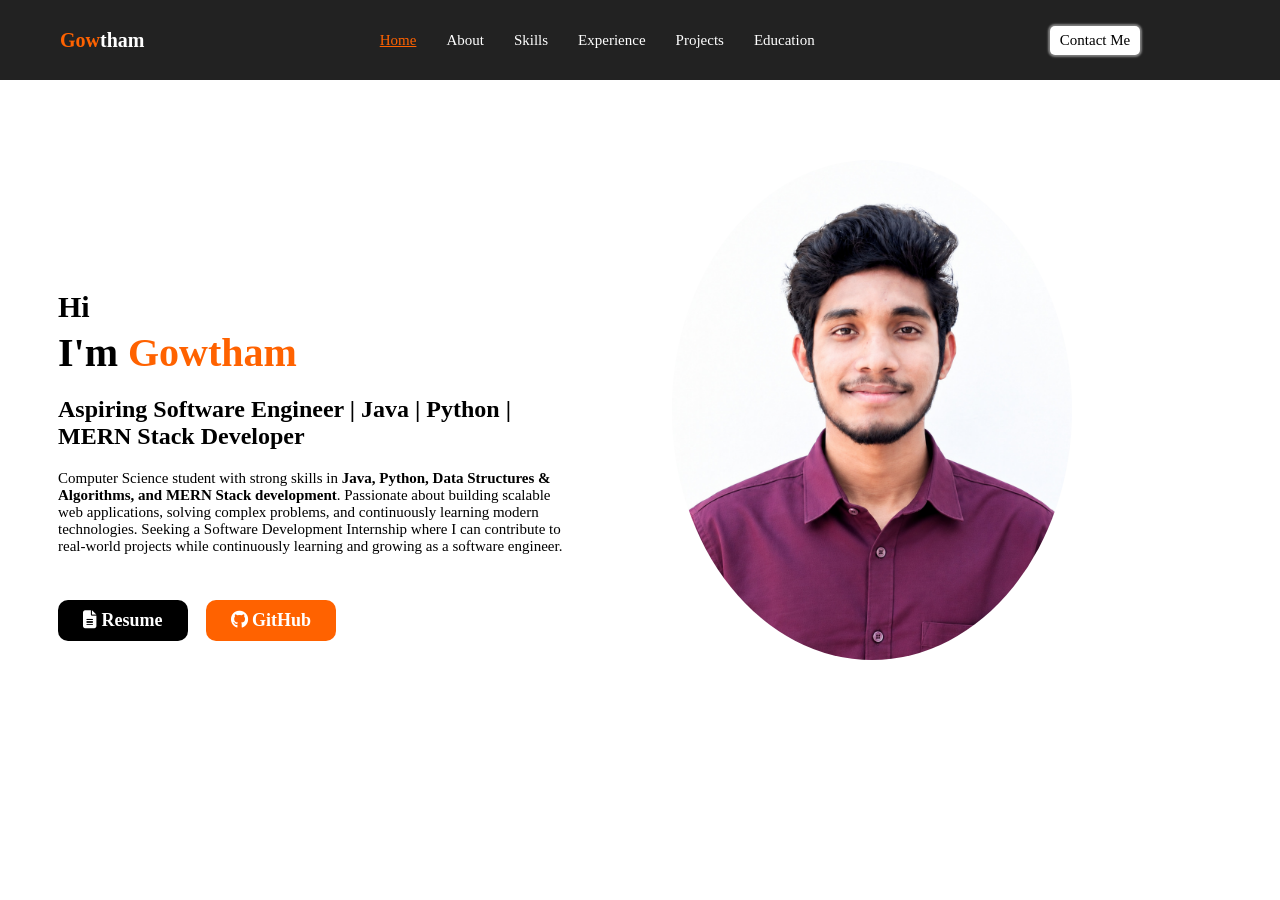
<file: index.html>
<!DOCTYPE html>
<html lang="en">
<head>
    <meta charset="UTF-8">
    <meta name="viewport" content="width=device-width, initial-scale=1.0">
    <title>Home page</title>
    <link rel="stylesheet" href="https://cdnjs.cloudflare.com/ajax/libs/font-awesome/6.6.0/css/all.min.css">
    <link rel="stylesheet" href="personal_portfolio.css">
</head>
<body>
    <div id="header">
        <div>
            <h5 class="name">Gow<span class="span0">tham</span></h5>
        </div>
        <div id="keys">
            <a href="index.html" class="nav-item">Home</a>
            <a href="about.html" class="nav-item ">About</a>
            <a href="skills.html" class="nav-item ">Skills</a>
            <a href="experience.html" class="nav-item ">Experience</a>
            <a href="projects.html" class="nav-item ">Projects</a>
            <a href="education.html" class="nav-item ">Education</a>
        </div>
        <div id="con">
            <a href="contact_me.html" id="contact" class="nav-item">Contact Me</a>
        </div>
    </div>
    <div id="body">
        <div id="info">
            <h4>Hi</h4>
            <h3>I'm <span class="span1">Gowtham</span> </h3>
            <h2>Aspiring Software Engineer | Java | Python | MERN Stack Developer</h2>
            <p>
                Computer Science student with strong skills in <b>Java, Python, Data Structures & Algorithms, and MERN Stack development</b>. Passionate about building scalable web applications, solving complex problems, and continuously learning modern technologies. Seeking a Software Development Internship where I can contribute to real-world projects while continuously learning and growing as a software engineer.
            </p>

            <div id="but">
            <div class="button-group">

    <a href="https://drive.google.com/file/d/1nnTbUcC9E9vdIUcBZ-Qmw4JYaVlf5Zr-/view?usp=sharing"
   target="_blank"
   rel="noopener noreferrer"
   class="btn btn-black">
    <i class="fa-solid fa-file-lines"></i> Resume
</a>

    <a href="https://github.com/Gowtham04062006"
   target="_blank"
   rel="noopener noreferrer"
   class="btn btn-orange">
    <i class="fa-brands fa-github"></i> GitHub
</a>

</div>
        </div>
        </div>
        <img src="image.jpeg" alt="My Image" class="image">
    </div>
    <script src="personal_portfolio.js"></script>
</body>
</html>
</file>
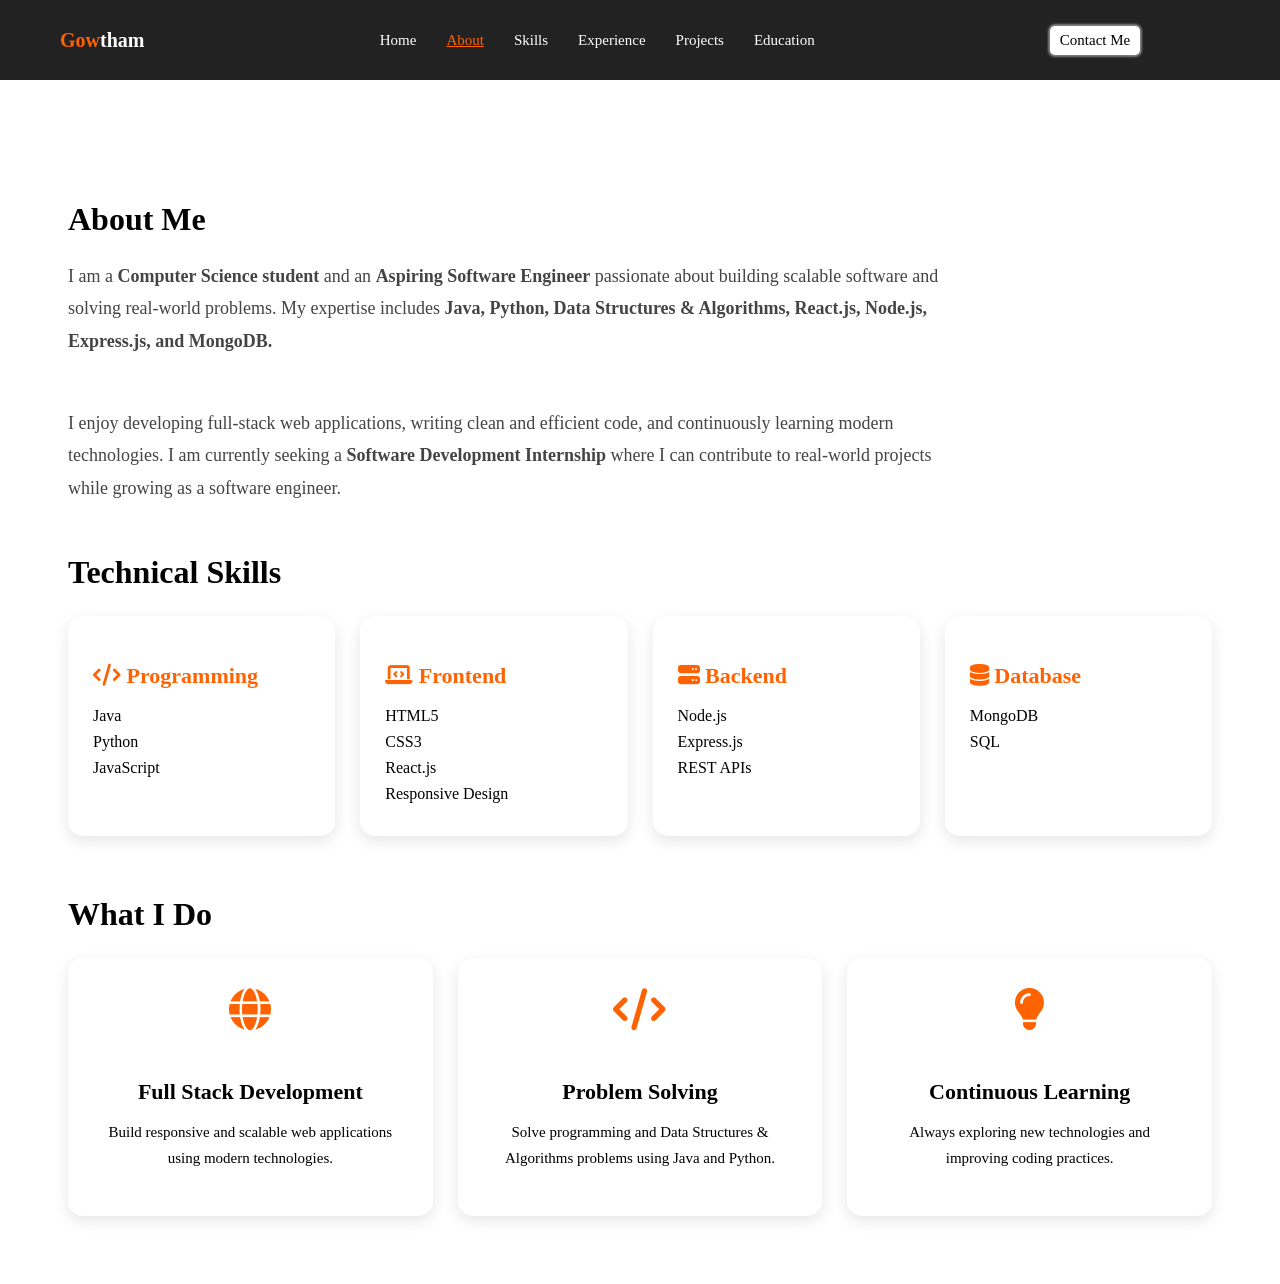
<file: about.html>
<head>
    <title>Protofolio</title>
    <link rel="stylesheet"
href="https://cdnjs.cloudflare.com/ajax/libs/font-awesome/6.6.0/css/all.min.css">
    <link rel="stylesheet" href="personal_portfolio.css">
</head>
<body>
    <div id="header">
        <div>
            <h5>Gow<span class="span0">tham</span></h5>
        </div>
        <div id="keys">
            <a href="index.html" class="nav-item">Home</a>
            <a href="about.html" class="nav-item ">About</a>
            <a href="skills.html" class="nav-item ">Skills</a>
            <a href="experience.html" class="nav-item ">Experience</a>
            <a href="projects.html" class="nav-item ">Projects</a>
            <a href="education.html" class="nav-item ">Education</a>
        </div>
        <div id="con">
            <a href="contact_me.html" id="contact" class="nav-item">Contact Me</a>
        </div>
    </div>
    <div class="protofolio-page">
        <h1>About Me</h1>
        <p class="about-text">
    I am a <b>Computer Science student</b> and an <b>Aspiring Software Engineer</b> passionate about building scalable software and solving real-world problems. My expertise includes <b>Java, Python, Data Structures & Algorithms, React.js, Node.js, Express.js, and MongoDB.</b>
</p>

<p class="about-text">
    I enjoy developing full-stack web applications, writing clean and efficient code, and continuously learning modern technologies. I am currently seeking a <b>Software Development Internship</b> where I can contribute to real-world projects while growing as a software engineer.
</p>
        <h2 class="section-title">Technical Skills</h2>

<div class="skills-container">

    <div class="skill-card">
        <h3><i class="fa-solid fa-code"></i> Programming</h3>
        <p>Java</p>
        <p>Python</p>
        <p>JavaScript</p>
    </div>

    <div class="skill-card">
        <h3><i class="fa-solid fa-laptop-code"></i> Frontend</h3>
        <p>HTML5</p>
        <p>CSS3</p>
        <p>React.js</p>
        <p>Responsive Design</p>
    </div>

    <div class="skill-card">
        <h3><i class="fa-solid fa-server"></i> Backend</h3>
        <p>Node.js</p>
        <p>Express.js</p>
        <p>REST APIs</p>
    </div>

    <div class="skill-card">
        <h3><i class="fa-solid fa-database"></i> Database</h3>
        <p>MongoDB</p>
        <p>SQL</p>
    </div>

</div>
        <h2 class="section-title">What I Do</h2>

<div class="work-container">

    <div class="work-card">
        <i class="fa-solid fa-globe"></i>
        <h4>Full Stack Development</h4>
        <p>Build responsive and scalable web applications using modern technologies.</p>
    </div>

    <div class="work-card">
        <i class="fa-solid fa-code"></i>
        <h4>Problem Solving</h4>
        <p>Solve programming and Data Structures & Algorithms problems using Java and Python.</p>
    </div>

    <div class="work-card">
        <i class="fa-solid fa-lightbulb"></i>
        <h4>Continuous Learning</h4>
        <p>Always exploring new technologies and improving coding practices.</p>
    </div>

</div>
    </div>

<script src="personal_portfolio.js"></script>
</body>
</file>
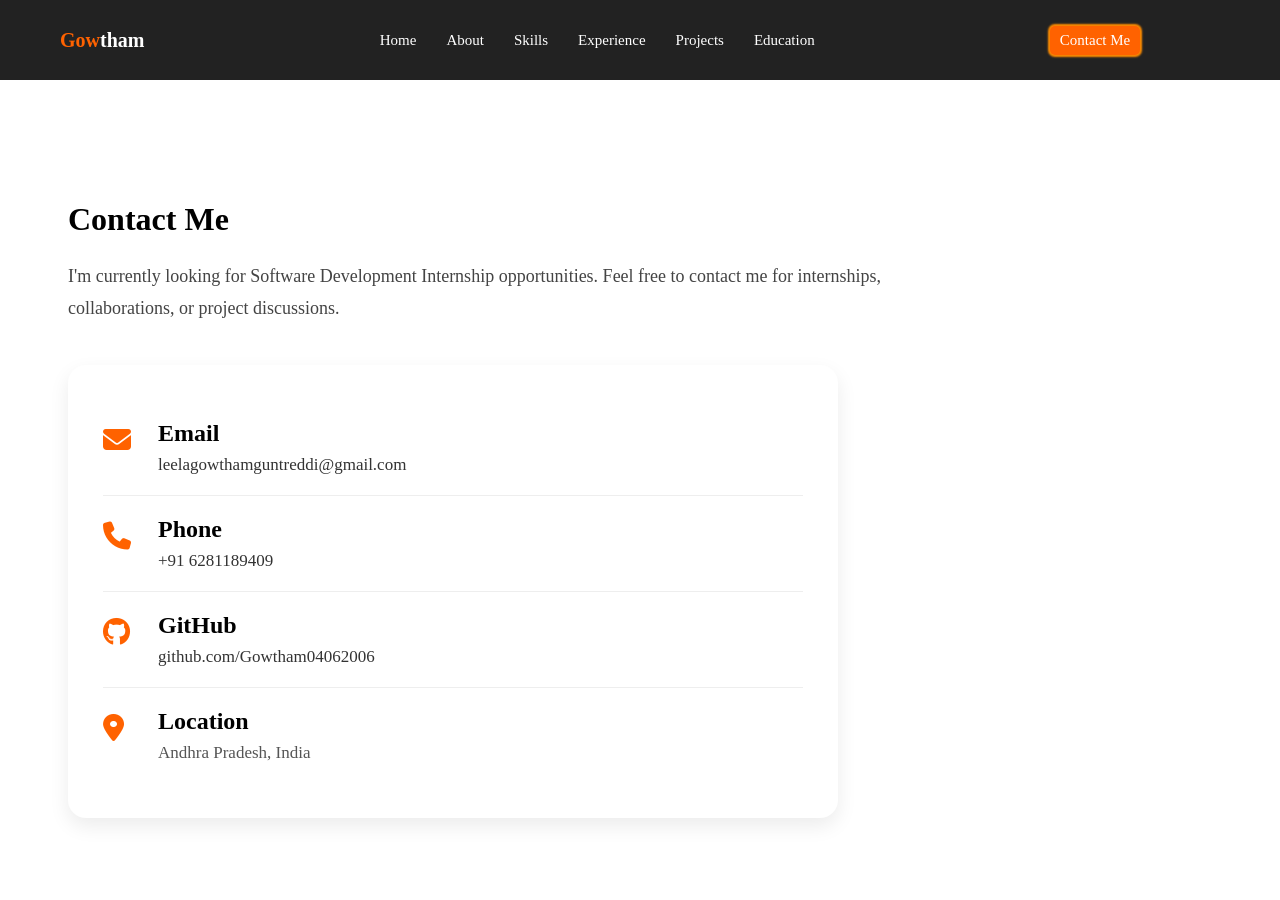
<file: contact_me.html>
<head>
    <title>Contact Details</title>
    <link rel="stylesheet" href="https://cdnjs.cloudflare.com/ajax/libs/font-awesome/6.7.2/css/all.min.css">
    <link rel="stylesheet" href="personal_portfolio.css">
</head>
<body>
    <div id="header">
        <div>
            <h5>Gow<span class="span0">tham</span></h5>
        </div>
        <div id="keys">
            <a href="index.html" class="nav-item">Home</a>
            <a href="about.html" class="nav-item ">About</a>
            <a href="skills.html" class="nav-item ">Skills</a>
            <a href="experience.html" class="nav-item ">Experience</a>
            <a href="projects.html" class="nav-item ">Projects</a>
            <a href="education.html" class="nav-item ">Education</a>
        </div>
        <div id="con">
            <a href="contact_me.html" id="contact" class="nav-item">Contact Me</a>
        </div>
    </div>
    <div class="contact-page">

    <h1>Contact Me</h1>

    <p class="contact-text">
        I'm currently looking for Software Development Internship opportunities.
        Feel free to contact me for internships, collaborations, or project discussions.
    </p>

    <div class="contact-card">

        <div class="contact-item">
            <i class="fa-solid fa-envelope"></i>
            <div>
                <h3>Email</h3>
                <a href="mailto:leelagowthamguntreddi@gmail.com">
                    leelagowthamguntreddi@gmail.com
                </a>
            </div>
        </div>

        <div class="contact-item">
            <i class="fa-solid fa-phone"></i>
            <div>
                <h3>Phone</h3>
                <a href="tel:+916281189409">
                    +91 6281189409
                </a>
            </div>
        </div>

        <div class="contact-item">
            <i class="fa-brands fa-github"></i>
            <div>
                <h3>GitHub</h3>
                <a href="https://github.com/Gowtham04062006" target="_blank">
                    github.com/Gowtham04062006
                </a>
            </div>
        </div>

        <div class="contact-item">
            <i class="fa-solid fa-location-dot"></i>
            <div>
                <h3>Location</h3>
                <p>Andhra Pradesh, India</p>
            </div>
        </div>

    </div>

</div>
<script src="personal_portfolio.js"></script>
</body>
</file>
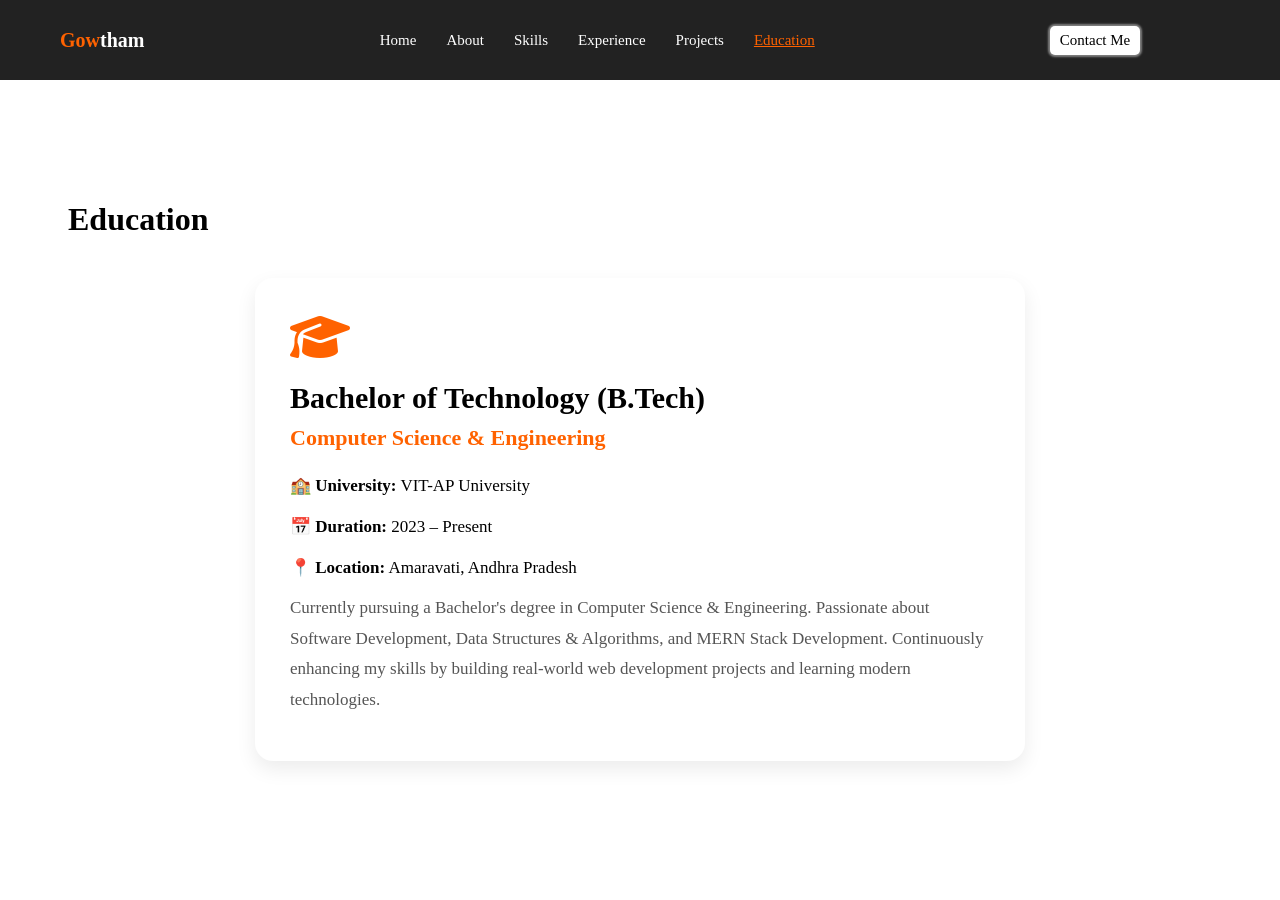
<file: education.html>
<head>
    <title>Education</title>
    <link rel="stylesheet"
href="https://cdnjs.cloudflare.com/ajax/libs/font-awesome/6.6.0/css/all.min.css">
    <link rel="stylesheet" href="personal_portfolio.css">
</head>
<body>
    <div id="header">
        <div>
            <h5>Gow<span class="span0">tham</span></h5>
        </div>
        <div id="keys">
            <a href="index.html" class="nav-item">Home</a>
            <a href="about.html" class="nav-item ">About</a>
            <a href="skills.html" class="nav-item ">Skills</a>
            <a href="experience.html" class="nav-item ">Experience</a>
            <a href="projects.html" class="nav-item ">Projects</a>
            <a href="education.html" class="nav-item ">Education</a>
        </div>
        <div id="con">
            <a href="contact_me.html" id="contact" class="nav-item">Contact Me</a>
        </div>
    </div>
    <div class="education-page">

    <h1>Education</h1>

    <div class="education-card">

        <i class="fa-solid fa-graduation-cap"></i>

        <h2>Bachelor of Technology (B.Tech)</h2>

        <h3>Computer Science & Engineering</h3>

        <p><strong>🏫 University:</strong> VIT-AP University</p>

        <p><strong>📅 Duration:</strong> 2023 – Present</p>

        <p><strong>📍 Location:</strong> Amaravati, Andhra Pradesh</p>

        <p class="edu-desc">
            Currently pursuing a Bachelor's degree in Computer Science & Engineering.
            Passionate about Software Development, Data Structures & Algorithms, and
            MERN Stack Development. Continuously enhancing my skills by building
            real-world web development projects and learning modern technologies.
        </p>

    </div>

</div>
</div>
<script src="personal_portfolio.js"></script>
</body>
</file>
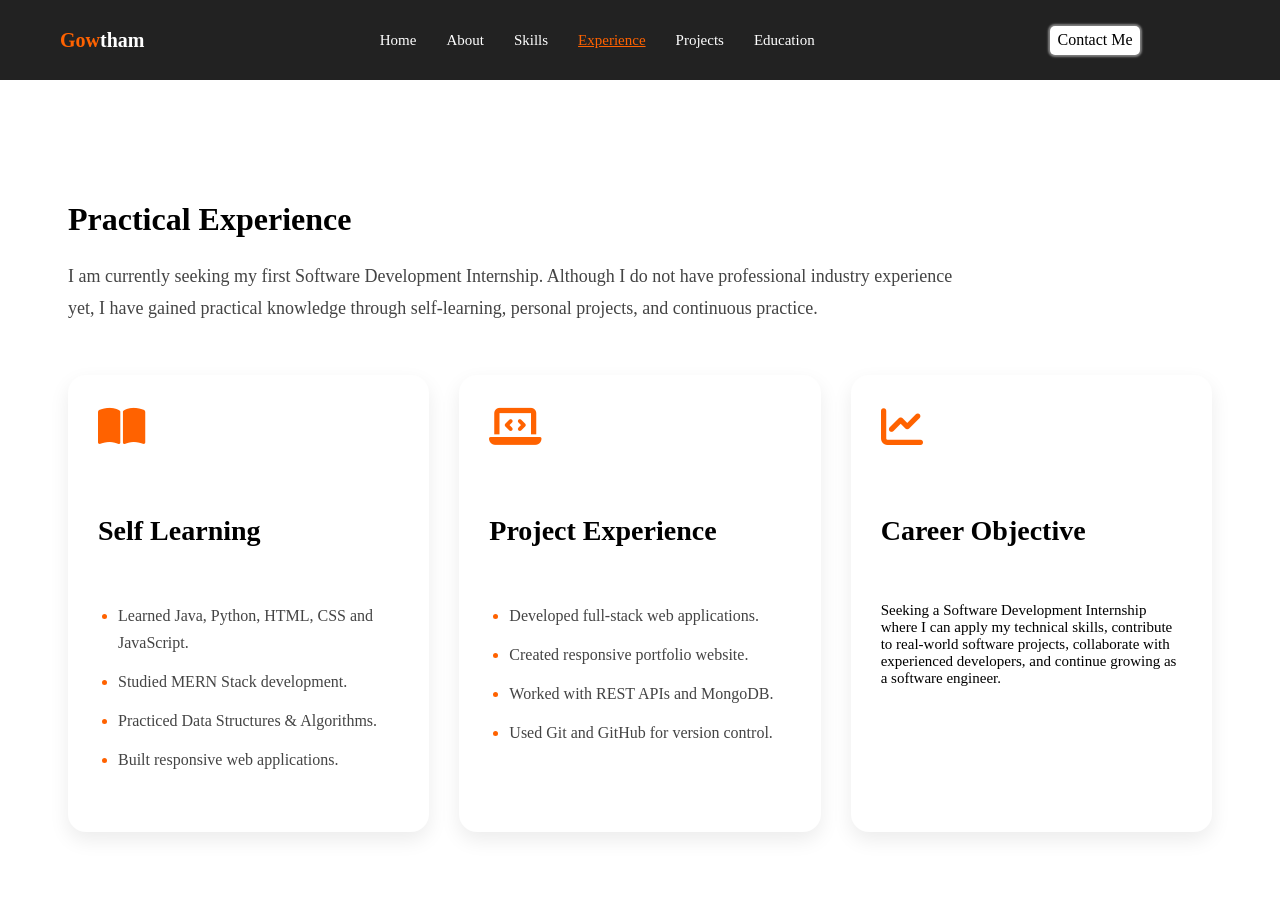
<file: experience.html>
<head>
    <title>Experience</title>

    <link rel="stylesheet" href="personal_portfolio.css">

    <link rel="stylesheet"
    href="https://cdnjs.cloudflare.com/ajax/libs/font-awesome/6.6.0/css/all.min.css">
</head>

<body>

    <div id="header">
        <div>
            <h5>Gow<span class="span0">tham</span></h5>
        </div>

        <div id="keys">
            <a href="index.html" class="nav-item">Home</a>
            <a href="about.html" class="nav-item">About</a>
            <a href="skills.html" class="nav-item">Skills</a>
            <a href="experience.html" class="nav-item active">Experience</a>
            <a href="projects.html" class="nav-item">Projects</a>
            <a href="education.html" class="nav-item">Education</a>
        </div>

        <div id="con">
            <a href="contact_me.html" id="contact">Contact Me</a>
        </div>
    </div>

    <div class="experience-page">

        <h1>Practical Experience</h1>

        <p class="service-text">
            I am currently seeking my first Software Development Internship.
            Although I do not have professional industry experience yet,
            I have gained practical knowledge through self-learning,
            personal projects, and continuous practice.
        </p>

        <div class="service-grid">

            <div class="service-card">

                <i class="fa-solid fa-book-open"></i>

                <h3>Self Learning</h3>

                <ul class="exp-list">
                    <li>Learned Java, Python, HTML, CSS and JavaScript.</li>
                    <li>Studied MERN Stack development.</li>
                    <li>Practiced Data Structures & Algorithms.</li>
                    <li>Built responsive web applications.</li>
                </ul>

            </div>

            <div class="service-card">

                <i class="fa-solid fa-laptop-code"></i>

                <h3>Project Experience</h3>

                <ul class="exp-list">
                    <li>Developed full-stack web applications.</li>
                    <li>Created responsive portfolio website.</li>
                    <li>Worked with REST APIs and MongoDB.</li>
                    <li>Used Git and GitHub for version control.</li>
                </ul>

            </div>

            <div class="service-card">

                <i class="fa-solid fa-chart-line"></i>

                <h3>Career Objective</h3>

                <p>
                    Seeking a Software Development Internship where I can apply my technical skills, contribute to real-world software projects, collaborate with experienced developers, and continue growing as a software engineer.
                </p>

            </div>

        </div>

    </div>

</body>
</file>
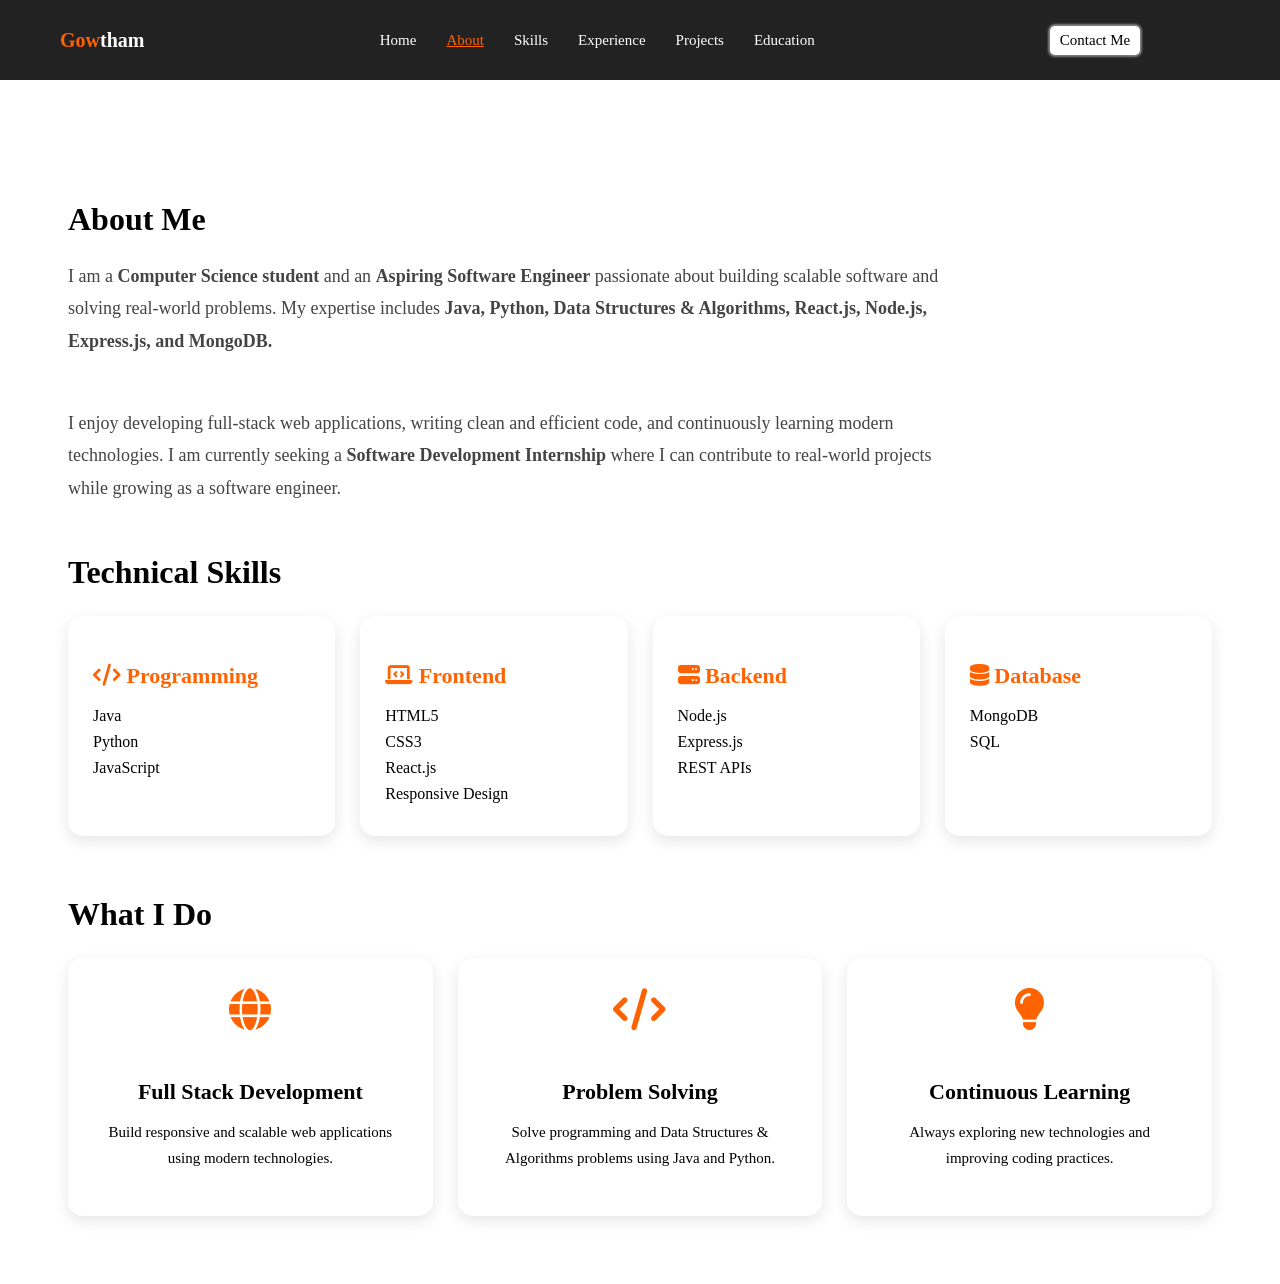
<file: portfolio.html>
<head>
    <title>Protofolio</title>
    <link rel="stylesheet"
href="https://cdnjs.cloudflare.com/ajax/libs/font-awesome/6.6.0/css/all.min.css">
    <link rel="stylesheet" href="personal_portfolio.css">
</head>
<body>
    <div id="header">
        <div>
            <h5>Gow<span class="span0">tham</span></h5>
        </div>
        <div id="keys">
            <a href="index.html" class="nav-item">Home</a>
            <a href="portfolio.html" class="nav-item ">About</a>
            <a href="services.html" class="nav-item ">Skills</a>
            <a href="experience.html" class="nav-item ">Experience</a>
            <a href="projects.html" class="nav-item ">Projects</a>
            <a href="education.html" class="nav-item ">Education</a>
        </div>
        <div id="con">
            <a href="contact_me.html" id="contact" class="nav-item">Contact Me</a>
        </div>
    </div>
    <div class="protofolio-page">
        <h1>About Me</h1>
        <p class="about-text">
    I am a <b>Computer Science student</b> and an <b>Aspiring Software Engineer</b> passionate about building scalable software and solving real-world problems. My expertise includes <b>Java, Python, Data Structures & Algorithms, React.js, Node.js, Express.js, and MongoDB.</b>
</p>

<p class="about-text">
    I enjoy developing full-stack web applications, writing clean and efficient code, and continuously learning modern technologies. I am currently seeking a <b>Software Development Internship</b> where I can contribute to real-world projects while growing as a software engineer.
</p>
        <h2 class="section-title">Technical Skills</h2>

<div class="skills-container">

    <div class="skill-card">
        <h3><i class="fa-solid fa-code"></i> Programming</h3>
        <p>Java</p>
        <p>Python</p>
        <p>JavaScript</p>
    </div>

    <div class="skill-card">
        <h3><i class="fa-solid fa-laptop-code"></i> Frontend</h3>
        <p>HTML5</p>
        <p>CSS3</p>
        <p>React.js</p>
        <p>Responsive Design</p>
    </div>

    <div class="skill-card">
        <h3><i class="fa-solid fa-server"></i> Backend</h3>
        <p>Node.js</p>
        <p>Express.js</p>
        <p>REST APIs</p>
    </div>

    <div class="skill-card">
        <h3><i class="fa-solid fa-database"></i> Database</h3>
        <p>MongoDB</p>
        <p>SQL</p>
    </div>

</div>
        <h2 class="section-title">What I Do</h2>

<div class="work-container">

    <div class="work-card">
        <i class="fa-solid fa-globe"></i>
        <h4>Full Stack Development</h4>
        <p>Build responsive and scalable web applications using modern technologies.</p>
    </div>

    <div class="work-card">
        <i class="fa-solid fa-code"></i>
        <h4>Problem Solving</h4>
        <p>Solve programming and Data Structures & Algorithms problems using Java and Python.</p>
    </div>

    <div class="work-card">
        <i class="fa-solid fa-lightbulb"></i>
        <h4>Continuous Learning</h4>
        <p>Always exploring new technologies and improving coding practices.</p>
    </div>

</div>
    </div>

<script src="personal_portfolio.js"></script>
</body>
</file>
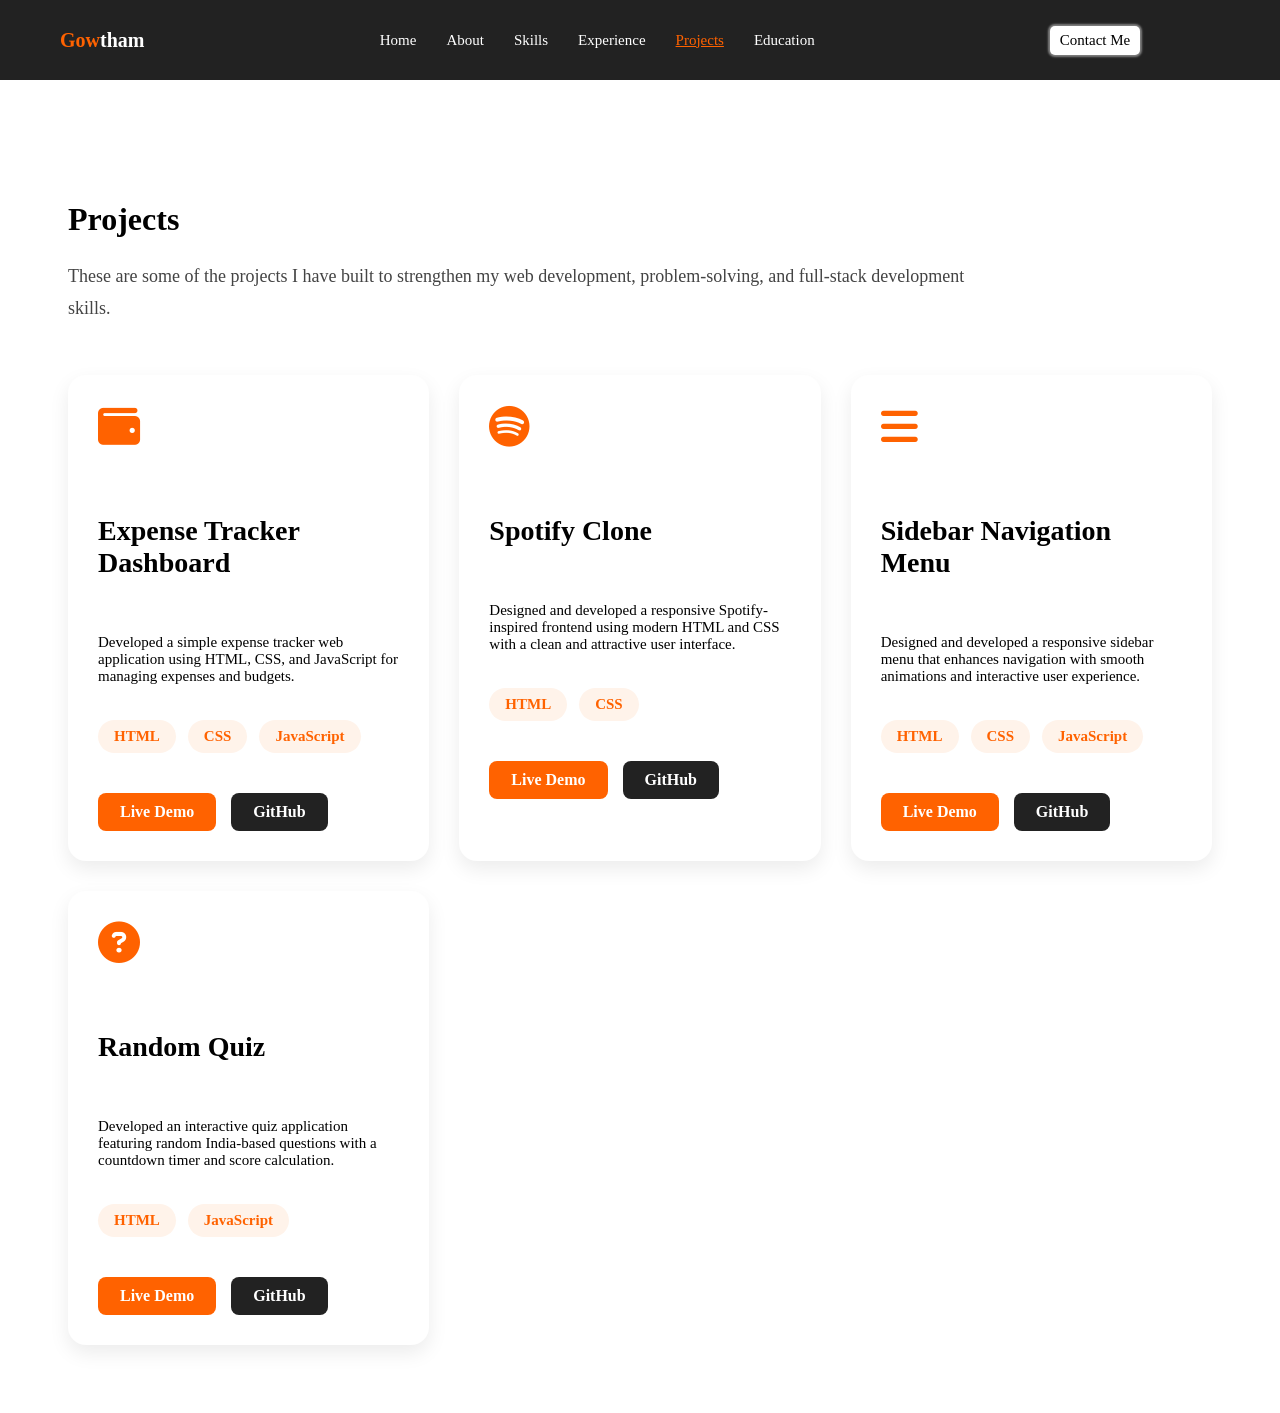
<file: projects.html>
<!DOCTYPE html>
<html lang="en">
<head>
    <meta charset="UTF-8">
    <meta name="viewport" content="width=device-width, initial-scale=1.0">
    <title>Projects</title>
    <link rel="stylesheet"
href="https://cdnjs.cloudflare.com/ajax/libs/font-awesome/6.6.0/css/all.min.css">
    <link rel="stylesheet" href="personal_portfolio.css">
</head>
<body>
    <div id="header">
        <div>
            <h5>Gow<span class="span0">tham</span></h5>
        </div>
        <div id="keys">
            <a href="index.html" class="nav-item">Home</a>
            <a href="about.html" class="nav-item ">About</a>
            <a href="skills.html" class="nav-item">Skills</a>
            <a href="experience.html" class="nav-item">Experience</a>
            <a href="projects.html" class="nav-item">Projects</a>
            <a href="education.html" class="nav-item">Education</a>
        </div>
        <div id="con">
            <a href="contact_me.html" id="contact" class="nav-item">Contact Me</a>
        </div>
    </div>
    <div class="projects-page">

    <h1>Projects</h1>

    <p class="service-text">
        These are some of the projects I have built to strengthen my web development,
        problem-solving, and full-stack development skills.
    </p>

    <div class="service-grid">

        <!-- Project 1 -->

        <div class="service-card">

            <i class="fa-solid fa-wallet"></i>

            <h3>Expense Tracker Dashboard</h3>

            <p>
                Developed a simple expense tracker web application using HTML, CSS, and JavaScript for managing expenses and budgets.     
            </p>
            <div class="tag-container">
                <span class="skill-tag">HTML</span>
                <span class="skill-tag">CSS</span>
                <span class="skill-tag">JavaScript</span>
            </div>

            <div class="project-buttons">
    <a href="https://gowtham04062006.github.io/Expense-Tracker/" target="_blank" class="btn btn-orange">
        Live Demo
    </a>

    <a href="https://github.com/Gowtham04062006/Expense-Tracker" target="_blank" class="btn btn-black">
        GitHub
    </a>
</div>

        </div>

        <!-- Project 2 -->

        <div class="service-card">

            <i class="fa-brands fa-spotify"></i>

            <h3>Spotify Clone</h3>

            <p>
                Designed and developed a responsive Spotify-inspired frontend using modern
                HTML and CSS with a clean and attractive user interface.
            </p>
            <div class="tag-container">
                <span class="skill-tag">HTML</span>
                <span class="skill-tag">CSS</span>
            </div>

            <div class="project-buttons">
    <a href="https://gowtham04062006.github.io/Spotify_frontend_website/" target="_blank" class="btn btn-orange">
        Live Demo
    </a>

    <a href="https://github.com/Gowtham04062006/Spotify_frontend_website" target="_blank" class="btn btn-black">
        GitHub
    </a>
</div>

        </div>

        <!-- Project 3 -->

        <div class="service-card">

            <i class="fa-solid fa-bars"></i>

            <h3>Sidebar Navigation Menu</h3>

            <p>
               Designed and developed a responsive sidebar menu that enhances navigation with smooth animations and interactive user experience.
            </p>
            <div class="tag-container">
                <span class="skill-tag">HTML</span>
                <span class="skill-tag">CSS</span>
                <span class="skill-tag">JavaScript</span>
            </div>

            <div class="project-buttons">
    <a href="https://gowtham04062006.github.io/Sidebar_menu/" target="_blank" class="btn btn-orange">
        Live Demo
    </a>

    <a href="https://github.com/Gowtham04062006/Sidebar_menu" target="_blank" class="btn btn-black">
        GitHub
    </a>
</div>

        </div>

        <!-- Project 4 -->

        <div class="service-card">

            <i class="fa-solid fa-circle-question"></i>

            <h3>Random Quiz</h3>

            <p>
                Developed an interactive quiz application featuring random India-based
                questions with a countdown timer and score calculation.
            </p>
            <div class="tag-container">
                <span class="skill-tag">HTML</span>
                <span class="skill-tag">JavaScript</span>
            </div>

            <div class="project-buttons last-project">
    <a href="https://gowtham04062006.github.io/random_quiz/" target="_blank" class="btn btn-orange">
        Live Demo
    </a>

    <a href="https://github.com/Gowtham04062006/random_quiz" target="_blank" class="btn btn-black">
        GitHub
    </a>
</div>

        </div>

    </div>

</div>

    </div>


    <script src="personal_portfolio.js"></script>

</body>
</html>
</file>
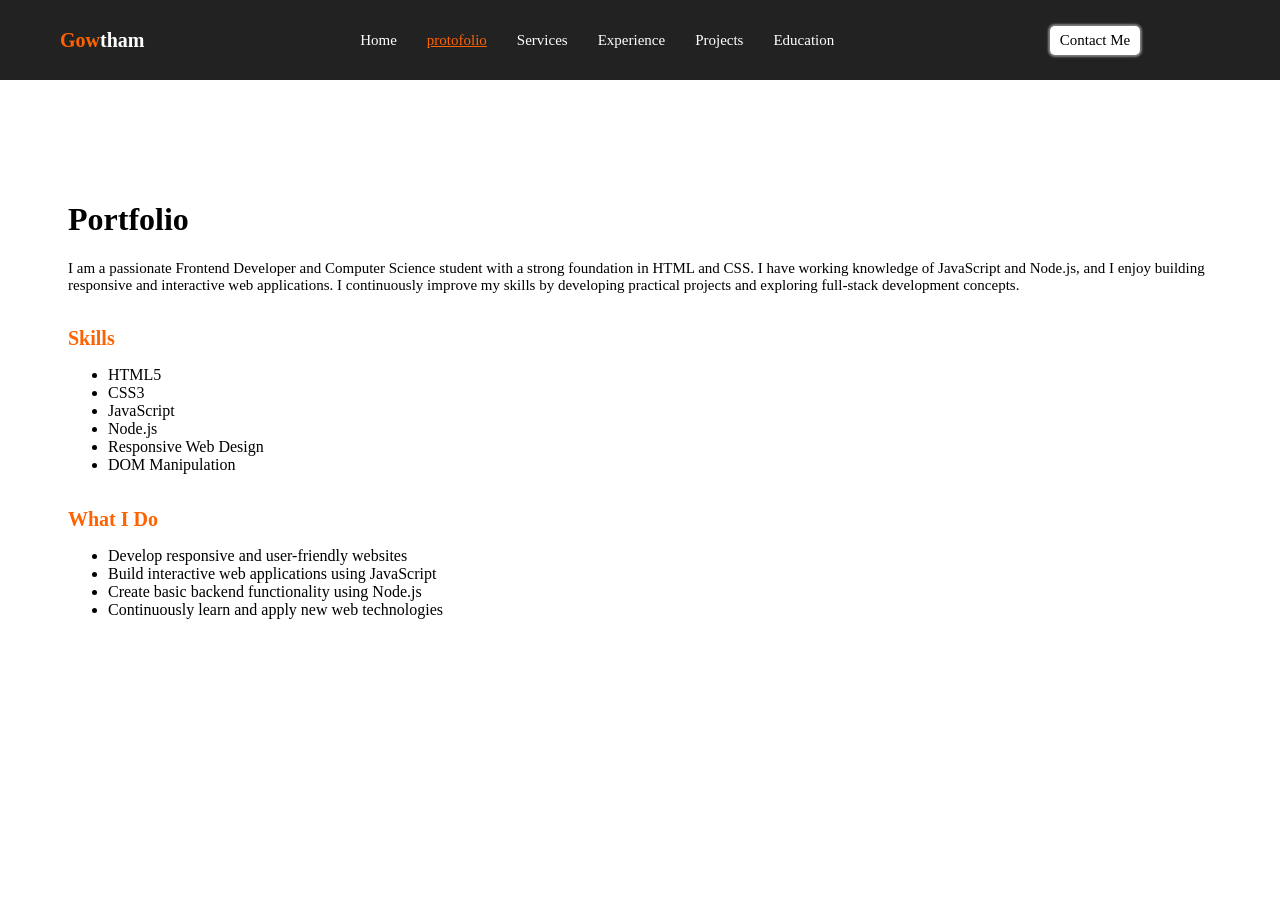
<file: protofolio.html>
<head>
    <title>Protofolio</title>
    <link rel="stylesheet" href="personal_portfolio.css">
</head>
<body>
    <div id="header">
        <div>
            <h5>Gow<span class="span0">tham</span></h5>
        </div>
        <div id="keys">
            <a href="index.html" class="nav-item">Home</a>
            <a href="protofolio.html" class="nav-item ">protofolio</a>
            <a href="services.html" class="nav-item ">Services</a>
            <a href="experience.html" class="nav-item ">Experience</a>
            <a href="projects.html" class="nav-item ">Projects</a>
            <a href="education.html" class="nav-item ">Education</a>
        </div>
        <div id="con">
            <a href="contact_me.html" id="contact" class="nav-item">Contact Me</a>
        </div>
    </div>
    <div class="protofolio-page">
        <h1>Portfolio</h1>
        <p>I am a passionate Frontend Developer and Computer Science student with a strong foundation in HTML and CSS. I have working knowledge of JavaScript and Node.js, and I enjoy building responsive and interactive web applications. I continuously improve my skills by developing practical projects and exploring full-stack development concepts.</p>
        <h5>Skills</h5>
        <ul class="ul">
            <li>HTML5</li>
            <li>CSS3</li>
            <li>JavaScript</li>
            <li>Node.js</li>
            <li>Responsive Web Design</li>
            <li>DOM Manipulation</li>
        </ul>

        <h5>What I Do</h5>
        <ul class="ul">
            <li>Develop responsive and user-friendly websites</li>
            <li>Build interactive web applications using JavaScript</li>
            <li>Create basic backend functionality using Node.js</li>
            <li>Continuously learn and apply new web technologies</li>
        </ul>
    </div>

<script src="personal_portfolio.js"></script>
</body>
</file>
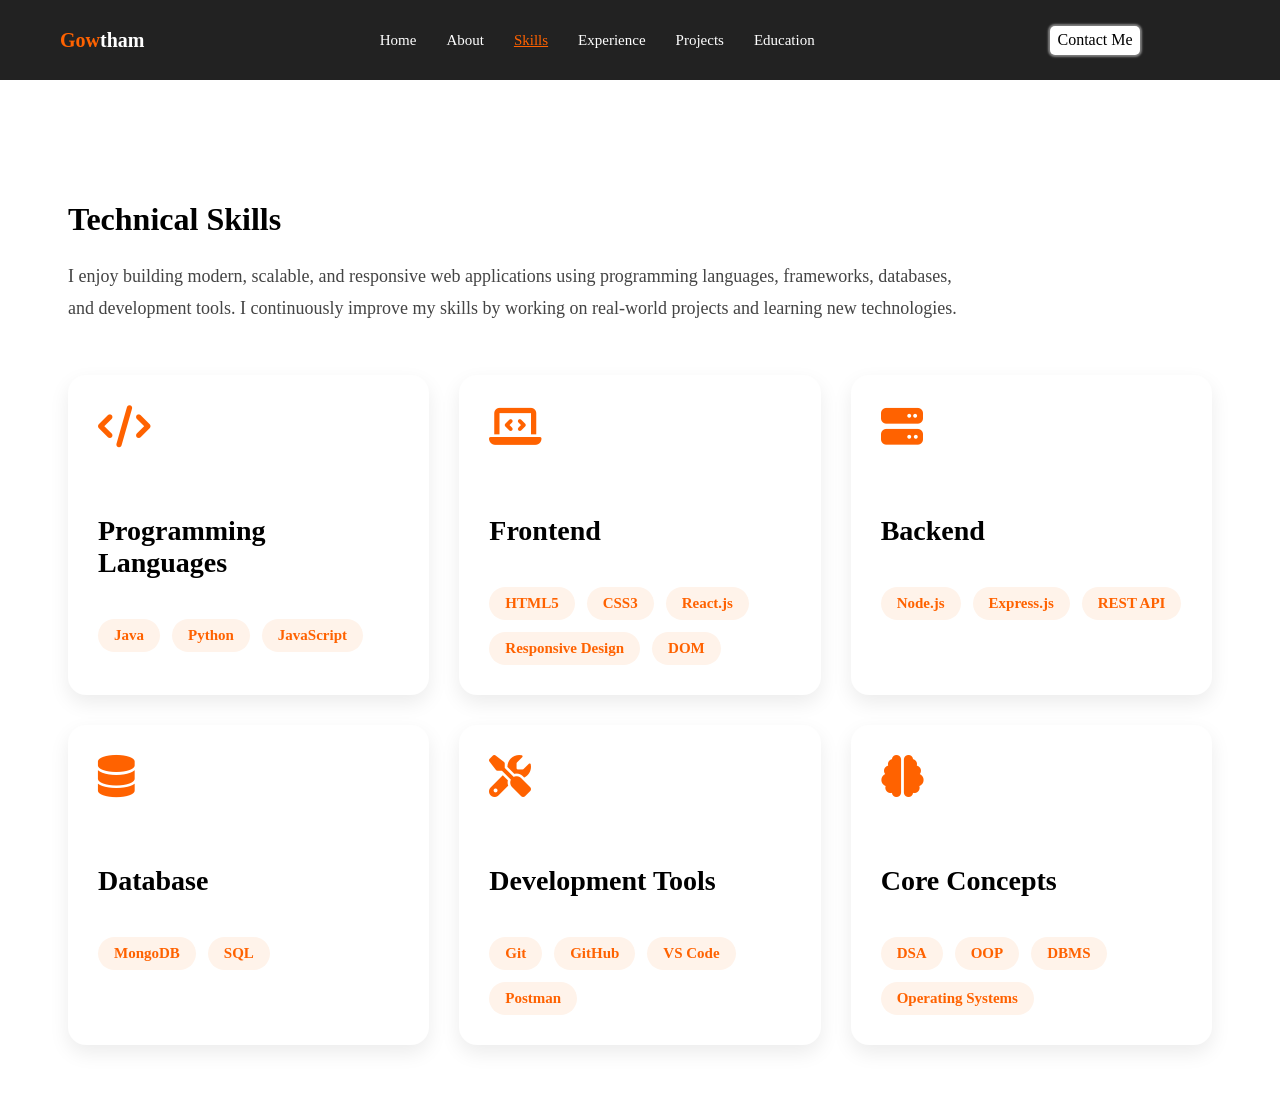
<file: services.html>
<!DOCTYPE html>
<html lang="en">

<head>
    <meta charset="UTF-8">
    <meta name="viewport" content="width=device-width, initial-scale=1.0">
    <title>Skills</title>

    <link rel="stylesheet" href="personal_portfolio.css">

    <link rel="stylesheet"
        href="https://cdnjs.cloudflare.com/ajax/libs/font-awesome/6.6.0/css/all.min.css">
</head>

<body>

    <div id="header">
        <div>
            <h5>Gow<span class="span0">tham</span></h5>
        </div>

        <div id="keys">
            <a href="index.html" class="nav-item">Home</a>
            <a href="portfolio.html" class="nav-item">About</a>
            <a href="services.html" class="nav-item active">Skills</a>
            <a href="experience.html" class="nav-item">Experience</a>
            <a href="projects.html" class="nav-item">Projects</a>
            <a href="education.html" class="nav-item">Education</a>
        </div>

        <div id="con">
            <a href="contact_me.html" id="contact">Contact Me</a>
        </div>
    </div>

    <div class="services-page">

        <h1>Technical Skills</h1>

        <p class="service-text">
            I enjoy building modern, scalable, and responsive web applications using
            programming languages, frameworks, databases, and development tools.
            I continuously improve my skills by working on real-world projects and
            learning new technologies.
        </p>

        <div class="service-grid">

            <div class="service-card">
                <i class="fa-solid fa-code"></i>

                <h3>Programming Languages</h3>

                <div class="tag-container">
                    <span class="skill-tag">Java</span>
                    <span class="skill-tag">Python</span>
                    <span class="skill-tag">JavaScript</span>
                </div>
            </div>

            <div class="service-card">

                <i class="fa-solid fa-laptop-code"></i>

                <h3>Frontend</h3>

                <div class="tag-container">
                    <span class="skill-tag">HTML5</span>
                    <span class="skill-tag">CSS3</span>
                    <span class="skill-tag">React.js</span>
                    <span class="skill-tag">Responsive Design</span>
                    <span class="skill-tag">DOM</span>
                </div>

            </div>

            <div class="service-card">

                <i class="fa-solid fa-server"></i>

                <h3>Backend</h3>

                <div class="tag-container">
                    <span class="skill-tag">Node.js</span>
                    <span class="skill-tag">Express.js</span>
                    <span class="skill-tag">REST API</span>
                </div>

            </div>

            <div class="service-card">

                <i class="fa-solid fa-database"></i>

                <h3>Database</h3>

                <div class="tag-container">
                    <span class="skill-tag">MongoDB</span>
                    <span class="skill-tag">SQL</span>
                </div>

            </div>

            <div class="service-card">

                <i class="fa-solid fa-screwdriver-wrench"></i>

                <h3>Development Tools</h3>

                <div class="tag-container">
                    <span class="skill-tag">Git</span>
                    <span class="skill-tag">GitHub</span>
                    <span class="skill-tag">VS Code</span>
                    <span class="skill-tag">Postman</span>
                </div>

            </div>

            <div class="service-card">

                <i class="fa-solid fa-brain"></i>

                <h3>Core Concepts</h3>

                <div class="tag-container">
                    <span class="skill-tag">DSA</span>
                    <span class="skill-tag">OOP</span>
                    <span class="skill-tag">DBMS</span>
                    <span class="skill-tag">Operating Systems</span>
                </div>

            </div>

        </div>

    </div>

</body>

</html>
</file>
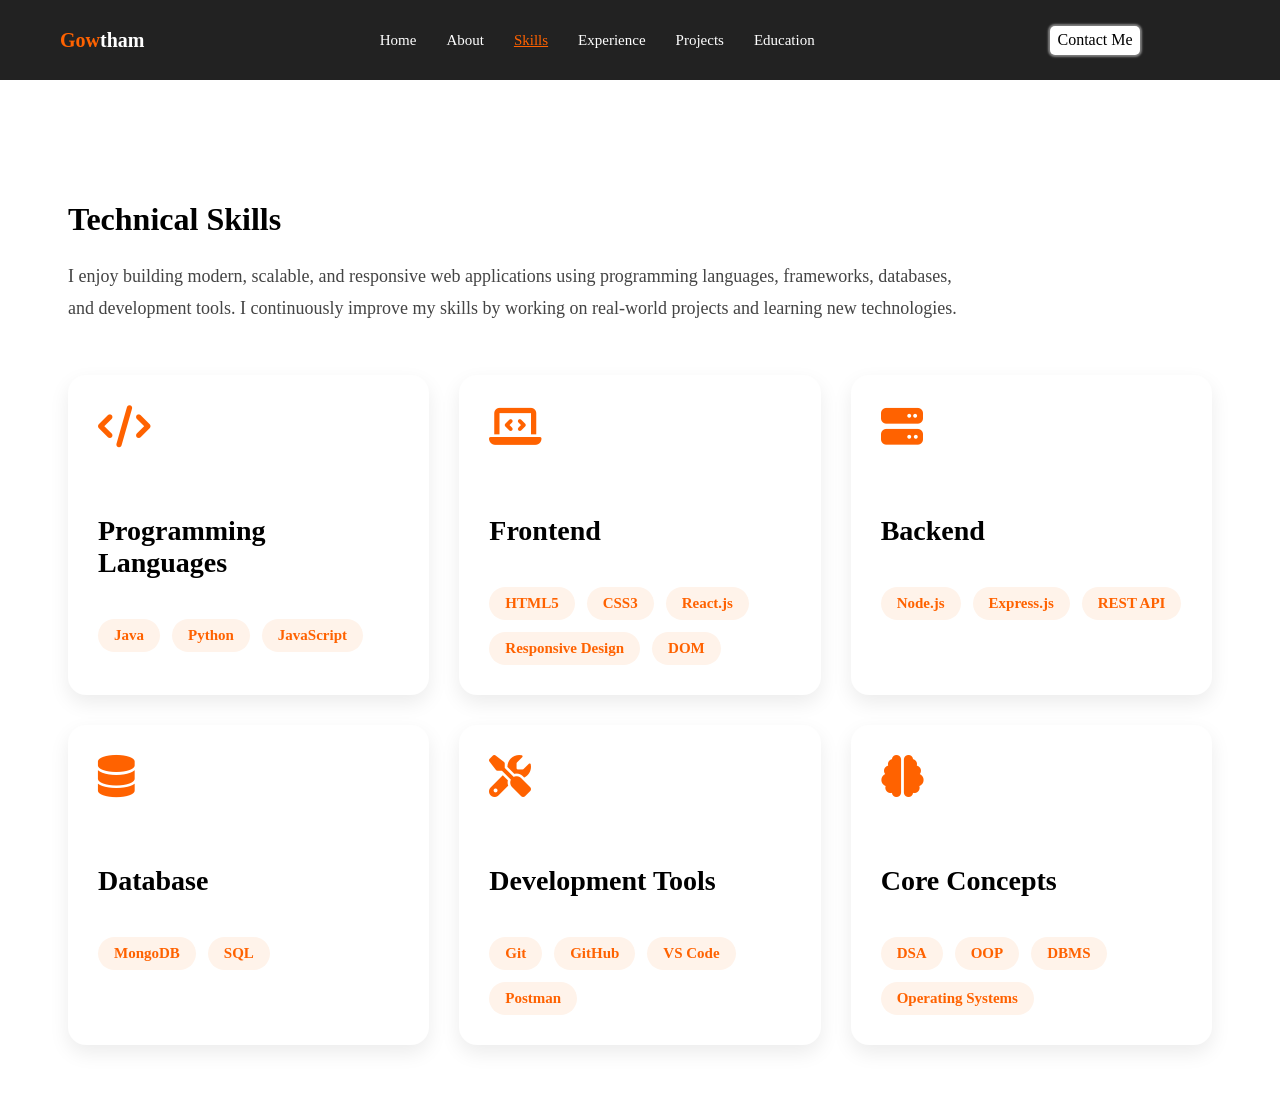
<file: skills.html>
<!DOCTYPE html>
<html lang="en">

<head>
    <meta charset="UTF-8">
    <meta name="viewport" content="width=device-width, initial-scale=1.0">
    <title>Skills</title>

    <link rel="stylesheet" href="personal_portfolio.css">

    <link rel="stylesheet"
        href="https://cdnjs.cloudflare.com/ajax/libs/font-awesome/6.6.0/css/all.min.css">
</head>

<body>

    <div id="header">
        <div>
            <h5>Gow<span class="span0">tham</span></h5>
        </div>

        <div id="keys">
            <a href="index.html" class="nav-item">Home</a>
            <a href="about.html" class="nav-item">About</a>
            <a href="skills.html" class="nav-item active">Skills</a>
            <a href="experience.html" class="nav-item">Experience</a>
            <a href="projects.html" class="nav-item">Projects</a>
            <a href="education.html" class="nav-item">Education</a>
        </div>

        <div id="con">
            <a href="contact_me.html" id="contact">Contact Me</a>
        </div>
    </div>

    <div class="services-page">

        <h1>Technical Skills</h1>

        <p class="service-text">
            I enjoy building modern, scalable, and responsive web applications using
            programming languages, frameworks, databases, and development tools.
            I continuously improve my skills by working on real-world projects and
            learning new technologies.
        </p>

        <div class="service-grid">

            <div class="service-card">
                <i class="fa-solid fa-code"></i>

                <h3>Programming Languages</h3>

                <div class="tag-container">
                    <span class="skill-tag">Java</span>
                    <span class="skill-tag">Python</span>
                    <span class="skill-tag">JavaScript</span>
                </div>
            </div>

            <div class="service-card">

                <i class="fa-solid fa-laptop-code"></i>

                <h3>Frontend</h3>

                <div class="tag-container">
                    <span class="skill-tag">HTML5</span>
                    <span class="skill-tag">CSS3</span>
                    <span class="skill-tag">React.js</span>
                    <span class="skill-tag">Responsive Design</span>
                    <span class="skill-tag">DOM</span>
                </div>

            </div>

            <div class="service-card">

                <i class="fa-solid fa-server"></i>

                <h3>Backend</h3>

                <div class="tag-container">
                    <span class="skill-tag">Node.js</span>
                    <span class="skill-tag">Express.js</span>
                    <span class="skill-tag">REST API</span>
                </div>

            </div>

            <div class="service-card">

                <i class="fa-solid fa-database"></i>

                <h3>Database</h3>

                <div class="tag-container">
                    <span class="skill-tag">MongoDB</span>
                    <span class="skill-tag">SQL</span>
                </div>

            </div>

            <div class="service-card">

                <i class="fa-solid fa-screwdriver-wrench"></i>

                <h3>Development Tools</h3>

                <div class="tag-container">
                    <span class="skill-tag">Git</span>
                    <span class="skill-tag">GitHub</span>
                    <span class="skill-tag">VS Code</span>
                    <span class="skill-tag">Postman</span>
                </div>

            </div>

            <div class="service-card">

                <i class="fa-solid fa-brain"></i>

                <h3>Core Concepts</h3>

                <div class="tag-container">
                    <span class="skill-tag">DSA</span>
                    <span class="skill-tag">OOP</span>
                    <span class="skill-tag">DBMS</span>
                    <span class="skill-tag">Operating Systems</span>
                </div>

            </div>

        </div>

    </div>

</body>

</html>
</file>
<file: personal_portfolio.css>
#header{
    background-color: #222;
    display: flex;
    align-items: center;
    position: fixed;
    top: 0;
    left: 0;
    height: 80px;
    width: 100%;
    z-index: 1000;
    justify-content: space-between;
    padding: 0 60px;
}
h5{
    font-size: 20px;
    color: rgb(255, 98, 0);
}
#keys{
    font-size: 20px;
    display: flex;
    gap: 30px;
    align-items: center;
}
#con{
    width: 90px;
    display: flex;
    padding-right: 200px;
}

#contact{
    color: black;
    background-color: white;
    display: inline-flex;
    justify-content: center;
    align-items: center;
    text-decoration: none;
    height: 20px;
    width: 100px;
    padding: 5%;
    border-radius: 5px;
    box-shadow: 0 0 2px 2px grey;
    cursor: pointer;
}

#contact:hover{
  background-color: rgb(255, 98, 0);
  color: white;
  box-shadow: 0 0 2px 2px darkorange;
  text-decoration: none;
}

.image{
    height: 500px;
    width: 400px;
    border-radius: 50%;
    object-fit: cover;
    margin-top: -90px;
    margin-left: 100px;
}

#body{
    display: flex;
    color: black;
    font-size: medium;
    position: relative;
    margin-top: 250px;
    padding-left: 50px;
    margin-right: 200px;
    margin-bottom: 0;
}

#but{
    display: flex;
    gap: 10px;
    margin-top: 20px;
}

#info h4{
    margin-bottom: 5px;
    font-size: 30px;
}

#info h3{
    margin: 0;
    font-size: 40px;
}

.span1{
    color: rgb(255, 98, 0);
}

.span0{
    color: white;
    padding: 0;
}
#hire{
    height: 40px;
    width: 100px;
    border-radius: 10px;
    background-color: black;
    color: white;
    cursor: pointer;
}

p{
    font-size: 15px;
}
#Exp{
    height: 40px;
    width: 100px;
    border-radius: 10px;
    background-color: rgb(255, 98, 0);
    color: white;
    cursor: pointer;
}

#info{
    max-width: 700px;
}

.contact-section{
    justify-content: center;
}

a.nav-item{
    font-size: 15px;
    color: white;
    text-decoration: none;   /* IMPORTANT */
    padding: 10px 0;
    cursor: pointer;
}

a.nav-item:hover{
    color: rgb(255, 98, 0);
    text-decoration: underline;
}

.protofolio-page{
    margin-top: 120px;
    padding: 60px;
}

.protofolio-page h5{
    margin-bottom: 0;
}
.services-page{
    margin-top: 120px;
    padding: 60px;
}

.experience-page{
    margin-top: 120px;
    padding: 60px;
}

.projects-page{
    margin-top: 120px;
    padding: 60px;
}

.education-page{
    margin-top: 120px;
    padding: 60px;
}

.contact-page{
    margin-top: 120px;
    padding: 60px;
}

.project{
  margin-bottom: 40px;
  padding-bottom: 20px;
  border-bottom: 1px solid #ddd;
}

.project h5{
  font-size: 22px;
  color: rgb(255, 98, 0);
  margin-bottom: 10px;
}

.project p{
  font-size: 15px;
  line-height: 1.6;
  margin: 5px 0;
}

.services h5{
  font-size: 22px;
  color: rgb(255, 98, 0);
  margin-bottom: 10px;
}

.services p{
  font-size: 15px;
  line-height: 1.6;
  margin: 5px 0;
}

.education h5{
  font-size: 22px;
  color: rgb(255, 98, 0);
  margin-bottom: 10px;
}

.education p{
  font-size: 15px;
  line-height: 1.6;
  margin: 5px 0;
}

.nav-item.active{
  color: rgb(255, 98, 0);
  text-decoration: underline;
}

#contact.nav-item.active{
  background-color: rgb(255, 98, 0);
  color: white;
  box-shadow: 0 0 2px 2px darkorange;
}

.btn-link{
  display: inline-flex;
  align-items: center;
  justify-content: center;
  text-decoration: none;
}
.button-group{
    display:flex;
    gap:18px;
    margin-top:25px;
}

.btn{
    text-decoration:none;
    padding:10px 25px;
    border-radius:10px;
    font-size:18px;
    font-weight:600;
    transition:.3s ease;
}

.btn-black{
    background:#000;
    color:#fff;
}

.btn-black:hover{
    background:#222;
    transform:translateY(-3px);
}

.btn-orange{
    background:#ff6200;
    color:#fff;
}

.btn-orange:hover{
    background:#e55a00;
    transform:translateY(-3px);
}

/* ===== ABOUT PAGE ===== */

.about-text{
    max-width: 900px;
    font-size: 18px;
    line-height: 1.8;
    color:#444;
    margin-bottom:50px;
}

.section-title{
    font-size:32px;
    color:black;
    margin-top:40px;
    margin-bottom:25px;
}

.skills-container{
    display:grid;
    grid-template-columns:repeat(auto-fit,minmax(220px,1fr));
    gap:25px;
    margin-bottom:60px;
}

.skill-card{
    background:#fff;
    border-radius:15px;
    padding:25px;
    box-shadow:0 5px 15px rgba(0,0,0,.1);
    transition:.3s;
}

.skill-card:hover{
    transform:translateY(-8px);
    box-shadow:0 10px 20px rgba(0,0,0,.15);
}

.skill-card h3{
    font-size:22px;
    color:#ff6200;
    margin-bottom:18px;
}

.skill-card p{
    margin:8px 0;
    font-size:16px;
}

.work-container{
    display:grid;
    grid-template-columns:repeat(auto-fit,minmax(250px,1fr));
    gap:25px;
    margin-top:25px;
}

.work-card{
    background:white;
    border-radius:15px;
    padding:30px;
    text-align:center;
    box-shadow:0 5px 15px rgba(0,0,0,.1);
    transition:.3s;
}

.work-card:hover{
    transform:translateY(-8px);
    box-shadow:0 10px 20px rgba(0,0,0,.15);
}

.work-card i{
    font-size:42px;
    color:#ff6200;
    margin-bottom:20px;
}

.work-card h4{
    margin-bottom:15px;
    font-size:22px;
}

.work-card p{
    line-height:1.7;
}

/*==========================
      SKILLS PAGE
===========================*/

.service-text{
    max-width:900px;
    font-size:18px;
    line-height:1.8;
    color:#444;
    margin-bottom:50px;
}

.service-grid{

    display:grid;

    grid-template-columns:repeat(auto-fit,minmax(320px,1fr));

    gap:30px;

    margin-top:40px;

}

.service-card{

    background:#fff;

    padding:30px;

    border-radius:18px;

    box-shadow:0 8px 20px rgba(0,0,0,.08);

    transition:.35s ease;

}

.service-card:hover{

    transform:translateY(-10px);

    border:2px solid #ff6200;

    box-shadow:0 15px 30px rgba(0,0,0,.15);

}

.service-card i{

    font-size:42px;

    color:#ff6200;

    margin-bottom:20px;

}

.service-card h3{

    font-size:28px;

    margin-bottom:20px;

}

.tag-container{

    display:flex;

    flex-wrap:wrap;

    gap:12px;

}

.skill-tag{

    background:#fff3ea;

    color:#ff6200;

    padding:8px 16px;

    border-radius:30px;

    font-size:15px;

    font-weight:600;

    transition:.3s;

}

.skill-tag:hover{

    background:#ff6200;

    color:white;

    cursor:default;

}

.exp-list{
    margin-top:15px;
    padding-left:20px;
}

.exp-list li{
    margin-bottom:12px;
    line-height:1.7;
    color:#444;
}

.exp-list li::marker{
    color:#ff6200;
}

.project-buttons{
    margin-top:25px;
}

.project-buttons .btn{
    padding:10px 25px;
    font-size:16px;
}

.service-card{
    background:#fff;
    padding:30px;
    border-radius:18px;
    box-shadow:0 8px 20px rgba(0,0,0,.08);

    display:flex;
    flex-direction:column;

    gap:20px;       
    min-height:auto; 
}

.project-buttons{
    display:flex;
    gap:15px;
    margin-top:20px;
}

.project-buttons .btn{
    padding:10px 22px;
    border-radius:8px;
    text-decoration:none;
    font-weight:600;
    transition:.3s;
}

.project-buttons .btn-orange{
    background:#ff6200;
    color:white;
}

.project-buttons .btn-orange:hover{
    background:#e55a00;
}

.project-buttons .btn-black{
    background:#222;
    color:white;
}

.project-buttons .btn-black:hover{
    background:#000;
}

.projects-container{
    display:grid;
    grid-template-columns:repeat(3,1fr);
    gap:30px;
}

.last-project{
    grid-column:2;
}

.education-card{
    margin-top:40px;
    max-width:700px;
    background:#fff;
    padding:35px;
    border-radius:18px;
    box-shadow:0 8px 20px rgba(0,0,0,.08);
    transition:.3s ease;
}

.education-card:hover{
    transform:translateY(-8px);
    box-shadow:0 15px 30px rgba(0,0,0,.15);
}

.education-card i{
    font-size:48px;
    color:#ff6200;
    margin-bottom:20px;
}

.education-card h2{
    font-size:30px;
    margin:0;
}

.education-card h3{
    font-size:22px;
    color:#ff6200;
    margin:10px 0 20px;
}

.education-card p{
    font-size:17px;
    line-height:1.8;
    margin:10px 0;
}

.edu-desc{
    margin-top:20px;
    color:#555;
}
.education-card{
    margin:40px auto;
}

.contact-text{
    max-width:850px;
    font-size:18px;
    line-height:1.8;
    color:#444;
    margin-bottom:40px;
}

.contact-card{
    background:#fff;
    border-radius:18px;
    padding:35px;
    max-width:700px;
    box-shadow:0 8px 20px rgba(0,0,0,.08);
}

.contact-item{
    display:flex;
    align-items:flex-start;
    gap:20px;
    padding:20px 0;
    border-bottom:1px solid #eee;
}

.contact-item:last-child{
    border-bottom:none;
}

.contact-item i{
    font-size:28px;
    color:#ff6200;
    width:35px;
    margin-top:6px;
}

.contact-item h3{
    margin:0 0 8px;
    font-size:24px;
}

.contact-item a{
    text-decoration:none;
    color:#333;
    font-size:17px;
}

.contact-item a:hover{
    color:#ff6200;
}

.contact-item p{
    margin:0;
    color:#555;
    font-size:17px;
}
</file>
